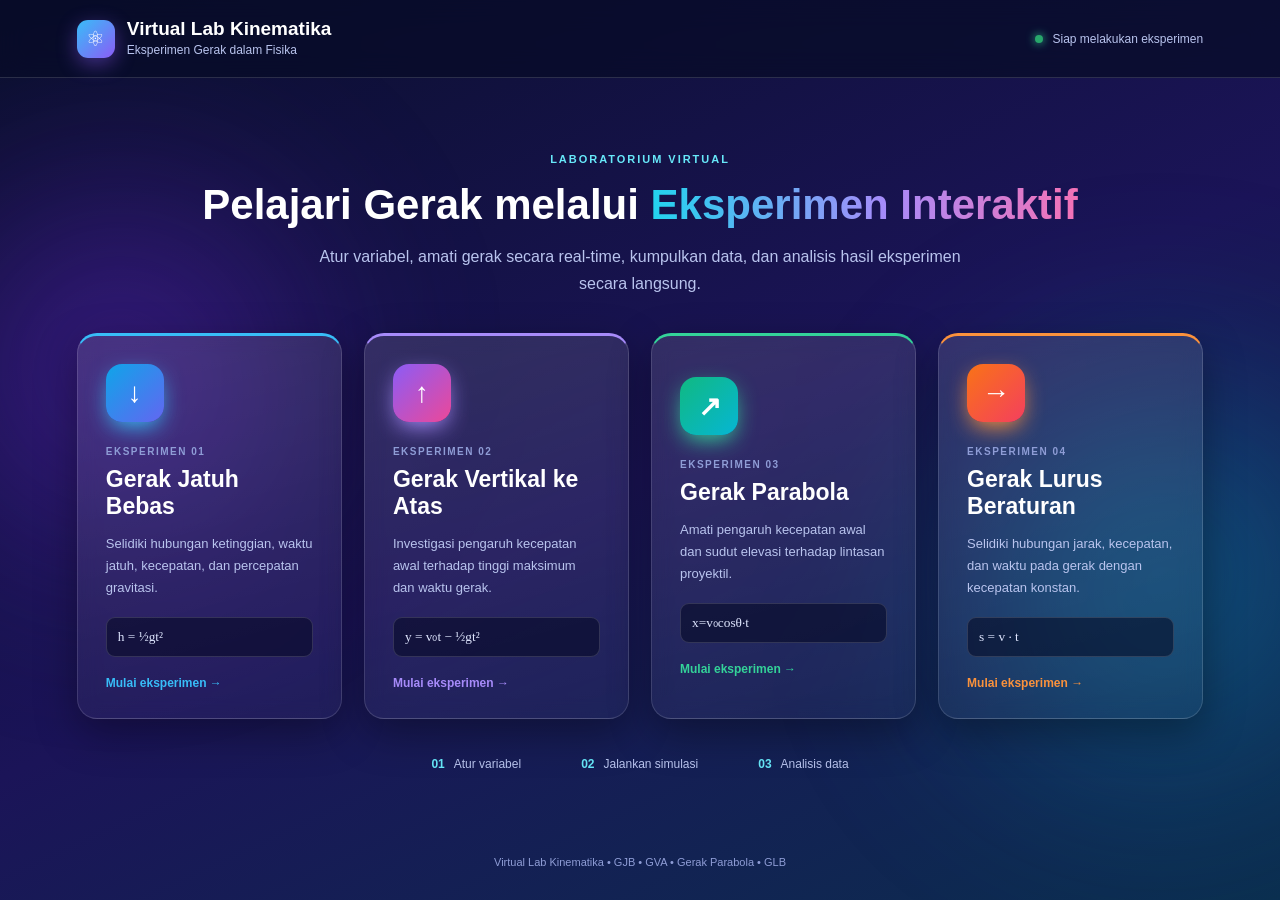
<file: index.html>
<!DOCTYPE html>
<html lang="id">
<head>
<meta charset="UTF-8">
<meta name="viewport" content="width=device-width, initial-scale=1.0">
<title>Virtual Lab Kinematika</title>
<link rel="stylesheet" href="style.css">
<link rel="stylesheet" href="theme.css">
</head>
<body>
<header class="topbar">
  <div class="brand">
    <div class="brand-icon">⚛</div>
    <div><h1>Virtual Lab Kinematika</h1><p>Eksperimen Gerak dalam Fisika</p></div>
  </div>
  <div class="status"><span></span> Siap melakukan eksperimen</div>
</header>

<main>
<section id="home" class="page active">
  <div class="hero">
    <div class="hero-copy">
      <span class="eyebrow">LABORATORIUM VIRTUAL</span>
      <h2>Pelajari Gerak melalui <em>Eksperimen Interaktif</em></h2>
      <p>Atur variabel, amati gerak secara real-time, kumpulkan data, dan analisis hasil eksperimen secara langsung.</p>
    </div>
  </div>

  <div class="experiment-grid">
    <button class="experiment-card gjb" data-page="gjb">
      <div class="card-icon">↓</div>
      <div class="card-label">EKSPERIMEN 01</div>
      <h3>Gerak Jatuh Bebas</h3>
      <p>Selidiki hubungan ketinggian, waktu jatuh, kecepatan, dan percepatan gravitasi.</p>
      <div class="card-formula">h = ½gt²</div>
      <span class="open">Mulai eksperimen →</span>
    </button>

    <button class="experiment-card gva" data-page="gva">
      <div class="card-icon">↑</div>
      <div class="card-label">EKSPERIMEN 02</div>
      <h3>Gerak Vertikal ke Atas</h3>
      <p>Investigasi pengaruh kecepatan awal terhadap tinggi maksimum dan waktu gerak.</p>
      <div class="card-formula">y = v₀t − ½gt²</div>
      <span class="open">Mulai eksperimen →</span>
    </button>

    <button class="experiment-card parabola" data-page="parabola">
      <div class="card-icon">↗</div>
      <div class="card-label">EKSPERIMEN 03</div>
      <h3>Gerak Parabola</h3>
      <p>Amati pengaruh kecepatan awal dan sudut elevasi terhadap lintasan proyektil.</p>
      <div class="card-formula">x=v₀cosθ·t</div>
      <span class="open">Mulai eksperimen →</span>
    </button>

    <button class="experiment-card glb" data-page="glb">
      <div class="card-icon">→</div>
      <div class="card-label">EKSPERIMEN 04</div>
      <h3>Gerak Lurus Beraturan</h3>
      <p>Selidiki hubungan jarak, kecepatan, dan waktu pada gerak dengan kecepatan konstan.</p>
      <div class="card-formula">s = v · t</div>
      <span class="open">Mulai eksperimen →</span>
    </button>
  </div>

  <div class="home-info">
    <div><b>01</b><span>Atur variabel</span></div>
    <div><b>02</b><span>Jalankan simulasi</span></div>
    <div><b>03</b><span>Analisis data</span></div>
  </div>
</section>

<section id="gjb" class="page">
  <div class="section-head"><button class="back" data-page="home">← Kembali</button><div><span>EKSPERIMEN 01</span><h2>Gerak Jatuh Bebas</h2><p>Benda dilepas dari keadaan diam; hambatan udara diabaikan.</p></div><b>h = h₀ − ½gt²</b></div>
  <div class="lab-grid">
    <aside class="panel controls">
      <h3>Variabel eksperimen</h3>
      <label>Ketinggian awal h₀ (m)<input id="gjbH" type="number" min=".2" max="100" step=".1" value="5"></label>
      <label>Percepatan gravitasi g (m/s²)<input id="gjbG" type="number" min=".1" max="20" step=".01" value="9.81"></label>
      <label>Jumlah percobaan<input id="gjbN" type="number" min="1" max="10" value="5"></label>
      <label>Mode waktu<select id="gjbMode"><option value="ideal">Ideal</option><option value="measured">Pengukuran simulatif</option></select></label>
      <div class="actions"><button class="primary" id="gjbStart">▶ Mulai</button><button id="gjbPause">Ⅱ Jeda</button><button id="gjbReset">↻ Reset</button></div>
      <div class="metrics"><div><small>Waktu</small><b id="gjbT">0.00 s</b></div><div><small>Posisi</small><b id="gjbY">5.00 m</b></div><div><small>Kecepatan</small><b id="gjbV">0.00 m/s</b></div><div><small>Percepatan</small><b id="gjbA">9.81 m/s²</b></div></div>
      <div class="result"><p>Waktu teori <b id="gjbTT">1.01 s</b></p><p>Kecepatan akhir <b id="gjbVT">9.90 m/s</b></p></div>
    </aside>
    <div class="panel visual"><div class="visual-title"><b>Visualisasi real-time</b><span id="gjbInfo">Siap dijatuhkan</span></div><canvas id="gjbCanvas"></canvas></div>
  </div>
  <div class="bottom-grid"><div class="panel"><h3>Data percobaan</h3><table id="gjbTable"><thead><tr><th>No</th><th>h₀</th><th>t</th><th>t²</th><th>g hitung</th></tr></thead><tbody></tbody></table><button id="gjbAdd">+ Tambahkan hasil</button></div><div class="panel"><h3>Analisis</h3><div class="analysis"><div><small>Rata-rata g</small><b id="gjbAvg">-</b></div><div><small>Kesalahan relatif</small><b id="gjbErr">-</b></div></div><p id="gjbCon">Belum ada data.</p><button id="gjbGraph">Tampilkan grafik h vs t²</button></div></div>
  <div class="panel chart"><canvas id="gjbChart"></canvas></div>
</section>

<section id="gva" class="page">
  <div class="section-head"><button class="back" data-page="home">← Kembali</button><div><span>EKSPERIMEN 02</span><h2>Gerak Vertikal ke Atas</h2><p>Benda dilempar ke atas dengan kecepatan awal v₀.</p></div><b>y = y₀ + v₀t − ½gt²</b></div>
  <div class="lab-grid">
    <aside class="panel controls">
      <h3>Variabel eksperimen</h3>
      <label>Kecepatan awal v₀ (m/s)<input id="gvaV0" type="number" min=".1" max="100" step=".1" value="15"></label>
      <label>Ketinggian awal y₀ (m)<input id="gvaY0" type="number" min="0" max="100" step=".1" value="0"></label>
      <label>Percepatan gravitasi g (m/s²)<input id="gvaG" type="number" min=".1" max="20" step=".01" value="9.81"></label>
      <div class="actions"><button class="primary" id="gvaStart">↑ Lempar</button><button id="gvaPause">Ⅱ Jeda</button><button id="gvaReset">↻ Reset</button></div>
      <div class="metrics"><div><small>Waktu</small><b id="gvaT">0.00 s</b></div><div><small>Posisi</small><b id="gvaY">0.00 m</b></div><div><small>Kecepatan</small><b id="gvaV">15.00 m/s</b></div><div><small>Percepatan</small><b id="gvaA">−9.81 m/s²</b></div></div>
      <div class="result"><p>Waktu puncak <b id="gvaTP">1.53 s</b></p><p>Tinggi maksimum <b id="gvaYM">11.47 m</b></p><p>Waktu total <b id="gvaTT">3.06 s</b></p></div>
    </aside>
    <div class="panel visual"><div class="visual-title"><b>Visualisasi real-time</b><span id="gvaInfo">Siap dilempar</span></div><canvas id="gvaCanvas"></canvas></div>
  </div>
  <div class="bottom-grid"><div class="panel"><h3>Variasi v₀</h3><table id="gvaTable"><thead><tr><th>No</th><th>v₀</th><th>t puncak</th><th>y maksimum</th><th>t total</th></tr></thead><tbody></tbody></table><button id="gvaAdd">+ Tambahkan hasil</button></div><div class="panel"><h3>Pertanyaan investigasi</h3><ol><li>Bagaimana v₀ memengaruhi tinggi maksimum?</li><li>Bagaimana v₀ memengaruhi waktu puncak?</li><li>Apakah percepatan berubah saat benda naik dan turun?</li><li>Apa yang terjadi pada kecepatan di titik tertinggi?</li></ol></div></div>
</section>

<section id="parabola" class="page">
  <div class="section-head"><button class="back" data-page="home">← Kembali</button><div><span>EKSPERIMEN 03</span><h2>Gerak Parabola</h2><p>Gerak dua dimensi dengan komponen horizontal dan vertikal.</p></div><b>x=v₀cosθ·t</b></div>
  <div class="lab-grid">
    <aside class="panel controls">
      <h3>Variabel eksperimen</h3>
      <label>Kecepatan awal v₀ (m/s)<input id="parV0" type="number" min=".1" max="100" step=".1" value="20"></label>
      <label>Sudut elevasi θ (°)<input id="parAngle" type="number" min="1" max="89" value="45"></label>
      <label>Ketinggian awal y₀ (m)<input id="parY0" type="number" min="0" max="100" step=".1" value="0"></label>
      <label>Percepatan gravitasi g (m/s²)<input id="parG" type="number" min=".1" max="20" step=".01" value="9.81"></label>
      <div class="actions"><button class="primary" id="parStart">↗ Luncurkan</button><button id="parPause">Ⅱ Jeda</button><button id="parReset">↻ Reset</button></div>
      <div class="metrics"><div><small>Waktu</small><b id="parT">0.00 s</b></div><div><small>Posisi x</small><b id="parX">0.00 m</b></div><div><small>Posisi y</small><b id="parY">0.00 m</b></div><div><small>vₓ</small><b id="parVx">14.14 m/s</b></div><div><small>vᵧ</small><b id="parVy">14.14 m/s</b></div><div><small>|v|</small><b id="parSpeed">20.00 m/s</b></div></div>
      <div class="result"><p>Waktu terbang <b id="parFT">2.88 s</b></p><p>Tinggi maksimum <b id="parYM">10.19 m</b></p><p>Jangkauan <b id="parR">40.77 m</b></p></div>
    </aside>
    <div class="panel visual"><div class="visual-title"><b>Visualisasi lintasan real-time</b><span id="parInfo">Siap diluncurkan</span></div><canvas id="parCanvas"></canvas></div>
  </div>
  <div class="bottom-grid"><div class="panel"><h3>Variasi sudut</h3><table id="parTable"><thead><tr><th>No</th><th>θ</th><th>v₀</th><th>t terbang</th><th>y maksimum</th><th>R</th></tr></thead><tbody></tbody></table><button id="parAdd">+ Tambahkan hasil</button></div><div class="panel"><h3>Pertanyaan investigasi</h3><ol><li>Bagaimana sudut memengaruhi jangkauan?</li><li>Apakah 45° selalu menghasilkan jangkauan terbesar?</li><li>Bagaimana v₀ memengaruhi tinggi maksimum dan jangkauan?</li><li>Mengapa vₓ tetap pada model ideal?</li></ol></div></div>
</section>
<section id="glb" class="page">
  <div class="section-head"><button class="back" data-page="home">← Kembali</button><div><span>EKSPERIMEN 04</span><h2>Gerak Lurus Beraturan</h2><p>Gerak pada lintasan lurus dengan kecepatan tetap (percepatan nol).</p></div><b>v = s / t</b></div>
  <div class="glb-frame-wrap"><iframe id="glbFrame" class="glb-frame" data-src="glb/index.html" title="Gerak Lurus Beraturan (PHYSLAB)" loading="lazy"></iframe></div>
</section>
</main>
<footer>Virtual Lab Kinematika • GJB • GVA • Gerak Parabola • GLB</footer>
<script src="script.js"></script>
<script src="glb-embed.js"></script>
</body>
</html>
</file>
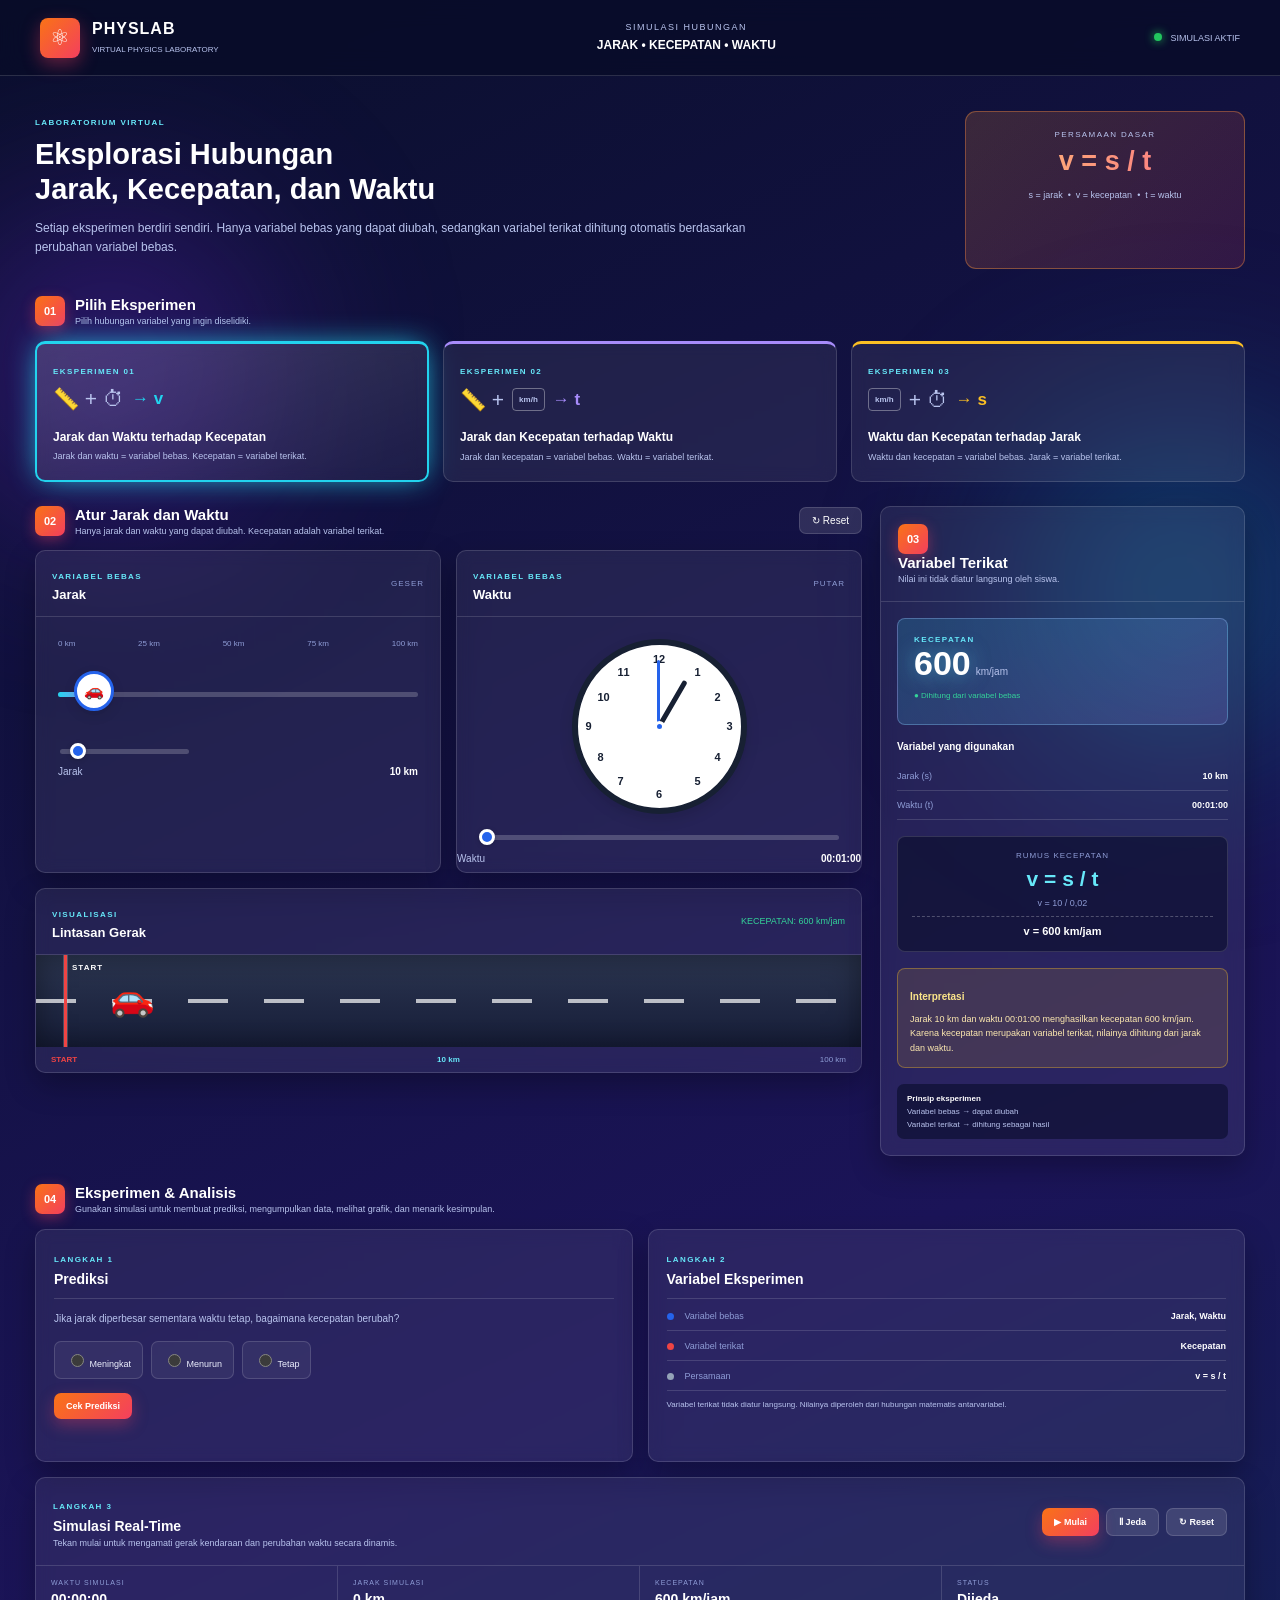
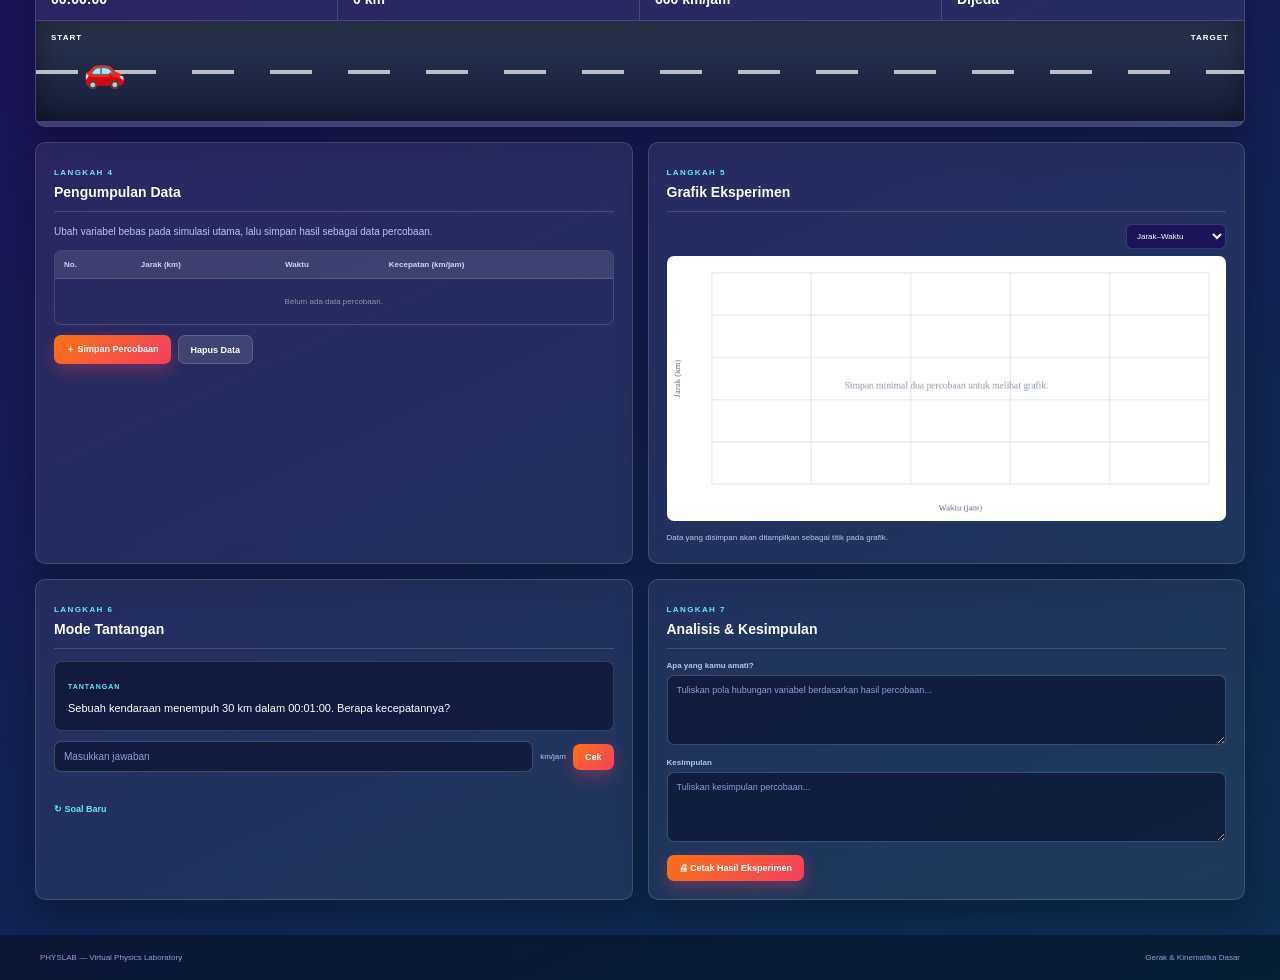
<file: virtual-lab (1)/virtual-lab/glb/index.html>
<!DOCTYPE html>
<html lang="id">
<head>
<meta charset="UTF-8">
<meta name="viewport" content="width=device-width, initial-scale=1.0">
<title>PHYSLAB — Eksperimen Variabel</title>
<link rel="stylesheet" href="style.css">
<link rel="stylesheet" href="theme.css">
</head>
<body>
<header>
  <div class="brand"><div class="logo">⚛</div><div><b>PHYSLAB</b><small>VIRTUAL PHYSICS LABORATORY</small></div></div>
  <div class="header-center">SIMULASI HUBUNGAN <strong>JARAK • KECEPATAN • WAKTU</strong></div>
  <div class="active"><i></i> SIMULASI AKTIF</div>
</header>

<main>
<section class="intro">
  <div><label>LABORATORIUM VIRTUAL</label><h1>Eksplorasi Hubungan<br>Jarak, Kecepatan, dan Waktu</h1>
  <p>Setiap eksperimen berdiri sendiri. Hanya variabel bebas yang dapat diubah, sedangkan variabel terikat dihitung otomatis berdasarkan perubahan variabel bebas.</p></div>
  <div class="basic-formula"><small>PERSAMAAN DASAR</small><strong>v = s / t</strong><span>s = jarak &nbsp;•&nbsp; v = kecepatan &nbsp;•&nbsp; t = waktu</span></div>
</section>

<section>
<div class="section-head"><b>01</b><div><h2>Pilih Eksperimen</h2><p>Pilih hubungan variabel yang ingin diselidiki.</p></div></div>
<div class="choices">
<button class="choice selected" data-mode="v"><span>EKSPERIMEN 01</span><div class="icons">📏 + ⏱ <b>→ v</b></div><h3>Jarak dan Waktu terhadap Kecepatan</h3><p>Jarak dan waktu = variabel bebas. Kecepatan = variabel terikat.</p></button>
<button class="choice" data-mode="t"><span>EKSPERIMEN 02</span><div class="icons">📏 + <em>km/h</em> <b>→ t</b></div><h3>Jarak dan Kecepatan terhadap Waktu</h3><p>Jarak dan kecepatan = variabel bebas. Waktu = variabel terikat.</p></button>
<button class="choice" data-mode="s"><span>EKSPERIMEN 03</span><div class="icons"><em>km/h</em> + ⏱ <b>→ s</b></div><h3>Waktu dan Kecepatan terhadap Jarak</h3><p>Waktu dan kecepatan = variabel bebas. Jarak = variabel terikat.</p></button>
</div>
</section>

<section class="lab">
<div class="left">
<div class="lab-head"><div class="section-head"><b>02</b><div><h2 id="title">Atur Variabel Bebas</h2><p id="instruction"></p></div></div><button id="reset">↻ Reset</button></div>

<div class="variables">
<article id="distanceCard" class="instrument">
  <div class="head"><div><small>VARIABEL BEBAS</small><h3>Jarak</h3></div><em>GESER</em></div>
  <div class="distance-area">
    <div class="scale"><span>0 km</span><span>25 km</span><span>50 km</span><span>75 km</span><span>100 km</span></div>
    <div class="track" id="track"><div class="track-bg"></div><div class="fill" id="fill"></div><div class="handle" id="handle">🚗</div></div>
    <input id="distance" type="range" min="1" max="100" value="50">
    <div class="value"><span>Jarak</span><strong><b id="distanceVal">10</b> km</strong></div>
  </div>
</article>

<article id="speedCard" class="instrument">
  <div class="head"><div><small>VARIABEL BEBAS</small><h3>Kecepatan</h3></div><em>PUTAR</em></div>
  <div class="speed" id="speedometer"><div class="ticks"></div><div class="needle" id="needle"></div><div class="hub"></div><div class="speed-number"><b id="speedVal">60</b><small>km/jam</small></div><div class="arc">0 &nbsp;&nbsp;&nbsp; 60 &nbsp;&nbsp;&nbsp; 120</div></div>
  <input id="speedRange" type="range" min="1" max="120" value="60">
  <div class="value"><span>Kecepatan</span><strong><b id="speedDisplay">60</b> km/jam</strong></div>
</article>

<article id="timeCard" class="instrument">
  <div class="head"><div><small>VARIABEL BEBAS</small><h3>Waktu</h3></div><em>PUTAR</em></div>
  <div class="clock" id="clock">
    <span class="n n12">12</span><span class="n n1">1</span><span class="n n2">2</span><span class="n n3">3</span><span class="n n4">4</span><span class="n n5">5</span><span class="n n6">6</span><span class="n n7">7</span><span class="n n8">8</span><span class="n n9">9</span><span class="n n10">10</span><span class="n n11">11</span>
    <i class="hour" id="hour"></i><i class="minute" id="minute"></i><i class="center"></i>
  </div>
  <input id="time" type="range" min="1" max="43200" value="60">
  <div class="value"><span>Waktu</span><strong id="timeDisplay">01:00</strong></div>
</article>
</div>

<div class="visual">
<div class="head"><div><small>VISUALISASI</small><h3>Lintasan Gerak</h3></div><span id="status">Output otomatis</span></div>
<div class="road"><div class="start-line"></div><div class="roadline"></div><div id="car">🚗</div></div>
<div class="road-label"><span>START</span><strong id="roadDistance">10 km</strong><span>100 km</span></div>
</div>
</div>

<aside class="result">
<div class="result-head"><b>03</b><div><h2>Variabel Terikat</h2><p>Nilai ini tidak diatur langsung oleh siswa.</p></div></div>
<div class="answer"><small id="answerName">KECEPATAN</small><strong id="answer">60</strong><span id="unit">km/jam</span><p>● Dihitung dari variabel bebas</p></div>
<div class="data"><h3>Variabel yang digunakan</h3><div><span id="labelA">Jarak (s)</span><strong id="dataA">50 m</strong></div><div><span id="labelB">Waktu (t)</span><strong id="dataB">01:00</strong></div></div>
<div class="formula"><small id="formulaName">RUMUS KECEPATAN</small><strong id="formula">v = s / t</strong><span id="substitution">v = 0,05 / 1</span><b id="resultFormula">v = 0,05 km/jam</b></div>
<div class="interpret"><h3>Interpretasi</h3><p id="interpretation"></p></div>
<div class="legend"><b>Prinsip eksperimen</b><span>Variabel bebas → dapat diubah</span><span>Variabel terikat → dihitung sebagai hasil</span></div>
</aside>
</section>

<section class="learning-suite">
  <div class="suite-title"><div class="section-head"><b>04</b><div><h2>Eksperimen & Analisis</h2><p>Gunakan simulasi untuk membuat prediksi, mengumpulkan data, melihat grafik, dan menarik kesimpulan.</p></div></div></div>
  <div class="learning-grid">
    <article class="learning-card prediction-card"><div class="card-title"><span>LANGKAH 1</span><h3>Prediksi</h3></div><p id="predictionPrompt"></p><div class="prediction-options"><label><input type="radio" name="prediction" value="meningkat"> Meningkat</label><label><input type="radio" name="prediction" value="menurun"> Menurun</label><label><input type="radio" name="prediction" value="tetap"> Tetap</label></div><button class="primary-btn" id="checkPrediction">Cek Prediksi</button><div class="feedback" id="predictionFeedback"></div></article>
    <article class="learning-card objective-card"><div class="card-title"><span>LANGKAH 2</span><h3>Variabel Eksperimen</h3></div><div class="variable-list"><div><i class="blue-dot"></i><span>Variabel bebas</span><strong id="freeVars"></strong></div><div><i class="red-dot"></i><span>Variabel terikat</span><strong id="dependentVar"></strong></div><div><i class="gray-dot"></i><span>Persamaan</span><strong id="objectiveFormula"></strong></div></div><p class="small-note">Variabel terikat tidak diatur langsung. Nilainya diperoleh dari hubungan matematis antarvariabel.</p></article>
  </div>
  <article class="simulation-card"><div class="simulation-top"><div><span class="eyebrow">LANGKAH 3</span><h3>Simulasi Real-Time</h3><p>Tekan mulai untuk mengamati gerak kendaraan dan perubahan waktu secara dinamis.</p></div><div class="sim-buttons"><button class="primary-btn" id="startSim">▶ Mulai</button><button class="secondary-btn" id="pauseSim">Ⅱ Jeda</button><button class="secondary-btn" id="resetSim">↻ Reset</button></div></div><div class="sim-dashboard"><div><small>WAKTU SIMULASI</small><strong id="simTime">00:00:00</strong></div><div><small>JARAK SIMULASI</small><strong id="simDistance">0 km</strong></div><div><small>KECEPATAN</small><strong id="simSpeed">0 km/jam</strong></div><div><small>STATUS</small><strong id="simStatus">Siap</strong></div></div><div class="mini-road"><div class="mini-start">START</div><div class="mini-roadline"></div><div class="sim-car" id="simCar">🚗</div><div class="mini-end">TARGET</div></div><div class="progress-wrap"><div id="simProgress"></div></div></article>
  <div class="analysis-grid"><article class="learning-card data-card"><div class="card-title"><span>LANGKAH 4</span><h3>Pengumpulan Data</h3></div><p>Ubah variabel bebas pada simulasi utama, lalu simpan hasil sebagai data percobaan.</p><div class="table-wrap"><table id="dataTable"><thead><tr><th>No.</th><th>Jarak (km)</th><th>Waktu</th><th>Kecepatan (km/jam)</th></tr></thead><tbody></tbody></table></div><div class="table-actions"><button class="primary-btn" id="addTrial">＋ Simpan Percobaan</button><button class="secondary-btn" id="clearTrials">Hapus Data</button></div></article>
    <article class="learning-card chart-card"><div class="card-title"><span>LANGKAH 5</span><h3>Grafik Eksperimen</h3></div><div class="chart-controls"><select id="chartType"><option value="st">Jarak–Waktu</option><option value="vt">Kecepatan–Waktu</option><option value="sv">Jarak–Kecepatan</option></select></div><canvas id="chart" width="700" height="330"></canvas><p id="chartCaption" class="chart-caption">Simpan minimal dua percobaan untuk melihat pola data.</p></article></div>
  <div class="analysis-grid lower"><article class="learning-card challenge-card"><div class="card-title"><span>LANGKAH 6</span><h3>Mode Tantangan</h3></div><div class="challenge-box"><small>TANTANGAN</small><p id="challengeQuestion"></p></div><div class="challenge-input"><input id="challengeAnswer" type="number" step="any" placeholder="Masukkan jawaban"><span id="challengeUnit">km/jam</span><button class="primary-btn" id="checkChallenge">Cek</button></div><div class="feedback" id="challengeFeedback"></div><button class="text-btn" id="newChallenge">↻ Soal Baru</button></article>
    <article class="learning-card conclusion-card"><div class="card-title"><span>LANGKAH 7</span><h3>Analisis & Kesimpulan</h3></div><label>Apa yang kamu amati?</label><textarea id="analysisText" placeholder="Tuliskan pola hubungan variabel berdasarkan hasil percobaan..."></textarea><label>Kesimpulan</label><textarea id="conclusionText" placeholder="Tuliskan kesimpulan percobaan..."></textarea><button class="primary-btn" id="printResult">🖨 Cetak Hasil Eksperimen</button></article></div>
</section>

</main>
<footer><span>PHYSLAB — Virtual Physics Laboratory</span><span>Gerak & Kinematika Dasar</span></footer>
<script src="script.js"></script>
<script src="embed-bridge.js"></script>
</body>
</html>
</file>
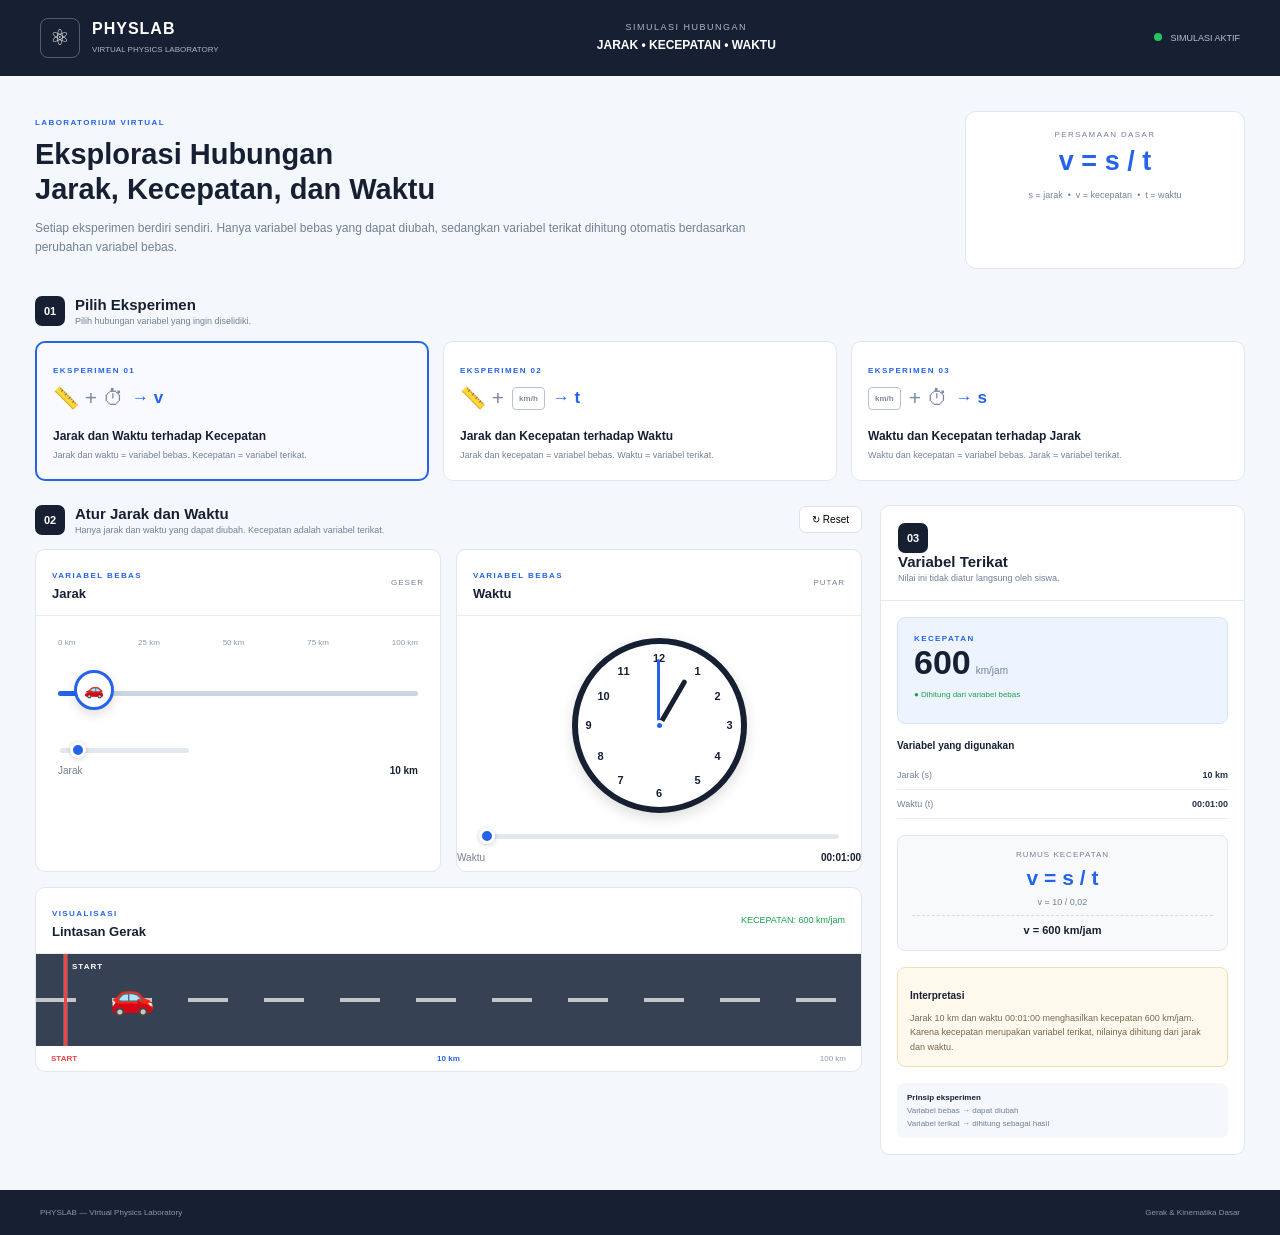
<file: virtual-lab (1)/virtual-lab/glb/index_base.html>
<!DOCTYPE html>
<html lang="id">
<head>
<meta charset="UTF-8">
<meta name="viewport" content="width=device-width, initial-scale=1.0">
<title>PHYSLAB — Eksperimen Variabel</title>
<link rel="stylesheet" href="style.css">
</head>
<body>
<header>
  <div class="brand"><div class="logo">⚛</div><div><b>PHYSLAB</b><small>VIRTUAL PHYSICS LABORATORY</small></div></div>
  <div class="header-center">SIMULASI HUBUNGAN <strong>JARAK • KECEPATAN • WAKTU</strong></div>
  <div class="active"><i></i> SIMULASI AKTIF</div>
</header>

<main>
<section class="intro">
  <div><label>LABORATORIUM VIRTUAL</label><h1>Eksplorasi Hubungan<br>Jarak, Kecepatan, dan Waktu</h1>
  <p>Setiap eksperimen berdiri sendiri. Hanya variabel bebas yang dapat diubah, sedangkan variabel terikat dihitung otomatis berdasarkan perubahan variabel bebas.</p></div>
  <div class="basic-formula"><small>PERSAMAAN DASAR</small><strong>v = s / t</strong><span>s = jarak &nbsp;•&nbsp; v = kecepatan &nbsp;•&nbsp; t = waktu</span></div>
</section>

<section>
<div class="section-head"><b>01</b><div><h2>Pilih Eksperimen</h2><p>Pilih hubungan variabel yang ingin diselidiki.</p></div></div>
<div class="choices">
<button class="choice selected" data-mode="v"><span>EKSPERIMEN 01</span><div class="icons">📏 + ⏱ <b>→ v</b></div><h3>Jarak dan Waktu terhadap Kecepatan</h3><p>Jarak dan waktu = variabel bebas. Kecepatan = variabel terikat.</p></button>
<button class="choice" data-mode="t"><span>EKSPERIMEN 02</span><div class="icons">📏 + <em>km/h</em> <b>→ t</b></div><h3>Jarak dan Kecepatan terhadap Waktu</h3><p>Jarak dan kecepatan = variabel bebas. Waktu = variabel terikat.</p></button>
<button class="choice" data-mode="s"><span>EKSPERIMEN 03</span><div class="icons"><em>km/h</em> + ⏱ <b>→ s</b></div><h3>Waktu dan Kecepatan terhadap Jarak</h3><p>Waktu dan kecepatan = variabel bebas. Jarak = variabel terikat.</p></button>
</div>
</section>

<section class="lab">
<div class="left">
<div class="lab-head"><div class="section-head"><b>02</b><div><h2 id="title">Atur Variabel Bebas</h2><p id="instruction"></p></div></div><button id="reset">↻ Reset</button></div>

<div class="variables">
<article id="distanceCard" class="instrument">
  <div class="head"><div><small>VARIABEL BEBAS</small><h3>Jarak</h3></div><em>GESER</em></div>
  <div class="distance-area">
    <div class="scale"><span>0 km</span><span>25 km</span><span>50 km</span><span>75 km</span><span>100 km</span></div>
    <div class="track" id="track"><div class="track-bg"></div><div class="fill" id="fill"></div><div class="handle" id="handle">🚗</div></div>
    <input id="distance" type="range" min="1" max="100" value="50">
    <div class="value"><span>Jarak</span><strong><b id="distanceVal">10</b> km</strong></div>
  </div>
</article>

<article id="speedCard" class="instrument">
  <div class="head"><div><small>VARIABEL BEBAS</small><h3>Kecepatan</h3></div><em>PUTAR</em></div>
  <div class="speed" id="speedometer"><div class="ticks"></div><div class="needle" id="needle"></div><div class="hub"></div><div class="speed-number"><b id="speedVal">60</b><small>km/jam</small></div><div class="arc">0 &nbsp;&nbsp;&nbsp; 60 &nbsp;&nbsp;&nbsp; 120</div></div>
  <input id="speedRange" type="range" min="1" max="120" value="60">
  <div class="value"><span>Kecepatan</span><strong><b id="speedDisplay">60</b> km/jam</strong></div>
</article>

<article id="timeCard" class="instrument">
  <div class="head"><div><small>VARIABEL BEBAS</small><h3>Waktu</h3></div><em>PUTAR</em></div>
  <div class="clock" id="clock">
    <span class="n n12">12</span><span class="n n1">1</span><span class="n n2">2</span><span class="n n3">3</span><span class="n n4">4</span><span class="n n5">5</span><span class="n n6">6</span><span class="n n7">7</span><span class="n n8">8</span><span class="n n9">9</span><span class="n n10">10</span><span class="n n11">11</span>
    <i class="hour" id="hour"></i><i class="minute" id="minute"></i><i class="center"></i>
  </div>
  <input id="time" type="range" min="1" max="43200" value="60">
  <div class="value"><span>Waktu</span><strong id="timeDisplay">01:00</strong></div>
</article>
</div>

<div class="visual">
<div class="head"><div><small>VISUALISASI</small><h3>Lintasan Gerak</h3></div><span id="status">Output otomatis</span></div>
<div class="road"><div class="start-line"></div><div class="roadline"></div><div id="car">🚗</div></div>
<div class="road-label"><span>START</span><strong id="roadDistance">10 km</strong><span>100 km</span></div>
</div>
</div>

<aside class="result">
<div class="result-head"><b>03</b><div><h2>Variabel Terikat</h2><p>Nilai ini tidak diatur langsung oleh siswa.</p></div></div>
<div class="answer"><small id="answerName">KECEPATAN</small><strong id="answer">60</strong><span id="unit">km/jam</span><p>● Dihitung dari variabel bebas</p></div>
<div class="data"><h3>Variabel yang digunakan</h3><div><span id="labelA">Jarak (s)</span><strong id="dataA">50 m</strong></div><div><span id="labelB">Waktu (t)</span><strong id="dataB">01:00</strong></div></div>
<div class="formula"><small id="formulaName">RUMUS KECEPATAN</small><strong id="formula">v = s / t</strong><span id="substitution">v = 0,05 / 1</span><b id="resultFormula">v = 0,05 km/jam</b></div>
<div class="interpret"><h3>Interpretasi</h3><p id="interpretation"></p></div>
<div class="legend"><b>Prinsip eksperimen</b><span>Variabel bebas → dapat diubah</span><span>Variabel terikat → dihitung sebagai hasil</span></div>
</aside>
</section>
</main>
<footer><span>PHYSLAB — Virtual Physics Laboratory</span><span>Gerak & Kinematika Dasar</span></footer>
<script src="script.js"></script>
</body>
</html>
</file>
<file: style.css>
*{box-sizing:border-box}body{margin:0;background:#f5f7fb;color:#172033;font-family:Inter,Segoe UI,Arial,sans-serif}.topbar{height:78px;background:#fff;border-bottom:1px solid #e7eaf0;padding:0 6%;display:flex;justify-content:space-between;align-items:center}.brand{display:flex;align-items:center;gap:12px}.brand h1{font-size:19px;margin:0}.brand p{font-size:12px;color:#778096;margin:3px 0}.brand-icon{width:38px;height:38px;border-radius:11px;background:#eaf0ff;color:#285ecb;display:grid;place-items:center;font-size:21px}.status{font-size:12px;color:#657087}.status span{display:inline-block;width:8px;height:8px;border-radius:50%;background:#28a76b;margin-right:6px}.page{display:none;max-width:1400px;margin:auto;padding:46px 6% 60px}.page.active{display:block}.hero{text-align:center;padding:25px 0 35px}.eyebrow{font-size:11px;letter-spacing:.18em;font-weight:800;color:#3262c8}.hero h2{font-size:42px;line-height:1.15;margin:14px 0}.hero h2 em{font-style:normal;color:#3262c8}.hero p{max-width:690px;margin:auto;color:#6b7487;line-height:1.7}.experiment-grid{display:grid;grid-template-columns:repeat(3,1fr);gap:22px}.experiment-card{border:1px solid #e3e7ee;border-radius:20px;background:#fff;text-align:left;padding:28px;min-height:330px;cursor:pointer;box-shadow:0 10px 30px rgba(25,39,70,.05);transition:.2s}.experiment-card:hover{transform:translateY(-5px);box-shadow:0 18px 38px rgba(25,39,70,.1)}.card-icon{width:58px;height:58px;border-radius:16px;display:grid;place-items:center;font-size:28px;font-weight:800;margin-bottom:24px}.gjb .card-icon{background:#eaf1ff;color:#2d63cf}.gva .card-icon{background:#f0eaff;color:#7950c8}.parabola .card-icon{background:#eaf7f1;color:#23845b}.card-label{font-size:10px;letter-spacing:.15em;font-weight:800;color:#8992a3}.experiment-card h3{font-size:23px;margin:9px 0}.experiment-card p{font-size:13px;color:#697389;line-height:1.7;min-height:65px}.card-formula{font-family:Georgia,serif;background:#f7f8fb;border-radius:9px;padding:11px;margin:18px 0;color:#3e4960}.open{font-size:12px;font-weight:800;color:#3262c8}.home-info{display:flex;justify-content:center;gap:60px;margin-top:38px;color:#697389;font-size:12px}.home-info div{display:flex;gap:9px;align-items:center}.home-info b{color:#3262c8}.section-head{display:grid;grid-template-columns:110px 1fr auto;gap:22px;align-items:center;margin-bottom:25px}.section-head>div>span{font-size:10px;letter-spacing:.15em;color:#3262c8;font-weight:800}.section-head h2{margin:7px 0;font-size:30px}.section-head p{margin:0;color:#6c768a;font-size:13px}.section-head>b{font-family:Georgia,serif;background:#fff;border:1px solid #e4e8ef;border-radius:10px;padding:13px 17px;font-weight:400}.back{border:0;background:#fff;border:1px solid #dfe4ec;border-radius:9px;padding:10px;cursor:pointer}.lab-grid{display:grid;grid-template-columns:330px 1fr;gap:18px}.panel{background:#fff;border:1px solid #e4e8ef;border-radius:16px;padding:20px;box-shadow:0 8px 28px rgba(25,39,70,.04)}.controls h3,.panel h3{margin-top:0}.controls label{display:block;font-size:12px;font-weight:700;color:#59647a;margin:14px 0}.controls input,.controls select{width:100%;margin-top:6px;padding:10px;border:1px solid #d9dee8;border-radius:8px;background:#fff}.actions{display:flex;gap:7px;margin:18px 0;flex-wrap:wrap}.actions button,.panel>button{border:1px solid #d9dee8;background:#fff;border-radius:8px;padding:9px 12px;font-weight:700;cursor:pointer}.actions .primary{background:#285fcf;color:#fff;border-color:#285fcf}.metrics{display:grid;grid-template-columns:1fr 1fr;gap:7px;margin-top:18px}.metrics div,.analysis div{background:#f7f9fc;border-radius:9px;padding:10px}.metrics small,.analysis small{display:block;color:#7a8496;font-size:10px;margin-bottom:4px}.metrics b{font-size:13px}.result{background:#eef4ff;border-radius:10px;padding:11px;margin-top:12px;font-size:12px;color:#4e5b71}.result p{margin:5px 0}.visual{padding:12px}.visual-title{display:flex;justify-content:space-between;padding:4px 4px 11px;font-size:12px;color:#59647a}.visual-title span{font-size:11px}canvas{display:block;width:100%;height:auto;background:#fafcff;border:1px solid #edf0f5;border-radius:10px}.bottom-grid{display:grid;grid-template-columns:1fr 1fr;gap:18px;margin-top:18px}.bottom-grid table{width:100%;border-collapse:collapse;font-size:12px;margin-bottom:13px}.bottom-grid th,.bottom-grid td{padding:9px;border-bottom:1px solid #edf0f4;text-align:left}.bottom-grid th{background:#f7f9fc;color:#5d687c}.bottom-grid ol{font-size:13px;color:#626d80;line-height:1.9}.analysis{display:grid;grid-template-columns:1fr 1fr;gap:8px;margin-bottom:12px}.chart{margin-top:18px}.chart canvas{height:350px}footer{text-align:center;padding:25px;color:#8790a1;font-size:11px}@media(max-width:900px){.experiment-grid,.lab-grid,.bottom-grid{grid-template-columns:1fr}.section-head{grid-template-columns:1fr}.hero h2{font-size:32px}.topbar{padding:0 4%}.status{display:none}.page{padding-left:4%;padding-right:4%}}
/* ===== Tambahan: Eksperimen 04 — Gerak Lurus Beraturan (GLB) ===== */
.experiment-grid{grid-template-columns:repeat(4,1fr)}
.glb .card-icon{background:#fff1e6;color:#d9701f}
.glb-frame-wrap{background:#fff;border:1px solid #e4e8ef;border-radius:16px;overflow:hidden;box-shadow:0 8px 28px rgba(25,39,70,.04)}
.glb-frame{display:block;width:100%;height:1800px;border:0;background:#f4f7fb}
@media(max-width:1200px){.experiment-grid{grid-template-columns:repeat(2,1fr)}}
@media(max-width:900px){.experiment-grid{grid-template-columns:1fr}}
</file>
<file: theme.css>
/* ===== TEMA VISUAL "COSMIC LAB" — hanya mengubah tampilan, bukan logika ===== */
:root{
  --bg1:#0a0f2c;--bg2:#1b1458;--bg3:#0b2e4f;
  --glass:rgba(255,255,255,.07);--glass2:rgba(255,255,255,.12);--line:rgba(255,255,255,.14);
  --ink:#eef1ff;--ink2:#b9c4ee;--ink3:#8f9dd6;--dark:rgba(6,10,38,.55);
  --c-gjb:#38bdf8;--c-gva:#a78bfa;--c-par:#34d399;--c-glb:#fb923c;
}
html{color-scheme:dark;background:#0a0f2c}
body{color:var(--ink);background:linear-gradient(155deg,var(--bg1) 0%,var(--bg2) 52%,var(--bg3) 100%);position:relative;min-height:100vh}
body::before,body::after{content:"";position:fixed;z-index:0;border-radius:50%;filter:blur(90px);pointer-events:none;opacity:.55}
body::before{width:520px;height:520px;left:-140px;top:12%;background:radial-gradient(circle,#6d28d9,transparent 70%);animation:drift1 22s ease-in-out infinite alternate}
body::after{width:560px;height:560px;right:-160px;bottom:5%;background:radial-gradient(circle,#0891b2,transparent 70%);animation:drift2 26s ease-in-out infinite alternate}
@keyframes drift1{to{transform:translate(120px,80px)}}
@keyframes drift2{to{transform:translate(-140px,-60px)}}
@media(prefers-reduced-motion:reduce){body::before,body::after{animation:none}}
.topbar,main,footer{position:relative;z-index:1}

.topbar{background:rgba(8,12,40,.72);backdrop-filter:blur(14px);border-bottom:1px solid var(--line)}
.brand h1{color:#fff}.brand p{color:var(--ink2)}
.brand-icon{background:linear-gradient(135deg,#38bdf8,#8b5cf6);color:#fff;box-shadow:0 6px 20px rgba(139,92,246,.45)}
.status{color:var(--ink2)}.status span{box-shadow:0 0 10px #34d399}

.hero h2{color:#fff}
.hero h2 em{background:linear-gradient(90deg,#22d3ee,#a78bfa 55%,#f472b6);-webkit-background-clip:text;background-clip:text;color:transparent}
.hero p{color:var(--ink2)}.eyebrow{color:#67e8f9}

.experiment-card{color:#fff;background:linear-gradient(165deg,rgba(255,255,255,.12),rgba(255,255,255,.03));border:1px solid var(--line);border-top:3px solid var(--acc,#38bdf8);backdrop-filter:blur(10px);box-shadow:0 14px 40px rgba(0,0,0,.35)}
.experiment-card:hover{box-shadow:0 22px 50px rgba(0,0,0,.5),0 0 34px -6px var(--acc);border-color:var(--acc)}
.experiment-card.gjb{--acc:var(--c-gjb)}.experiment-card.gva{--acc:var(--c-gva)}.experiment-card.parabola{--acc:var(--c-par)}.experiment-card.glb{--acc:var(--c-glb)}
.gjb .card-icon,.gva .card-icon,.parabola .card-icon,.glb .card-icon{color:#fff;box-shadow:0 8px 22px -4px var(--acc)}
.gjb .card-icon{background:linear-gradient(135deg,#0ea5e9,#6366f1)}
.gva .card-icon{background:linear-gradient(135deg,#8b5cf6,#ec4899)}
.parabola .card-icon{background:linear-gradient(135deg,#10b981,#06b6d4)}
.glb .card-icon{background:linear-gradient(135deg,#f97316,#f43f5e)}
.card-label{color:var(--ink3)}.experiment-card h3{color:#fff}.experiment-card p{color:var(--ink2)}
.card-formula{background:rgba(5,8,34,.55);color:#e0e7ff;border:1px solid var(--line)}
.open{color:var(--acc)}
.home-info{color:var(--ink2)}.home-info b{color:#67e8f9}

.section-head>div>span{color:#67e8f9}.section-head h2{color:#fff}.section-head p{color:var(--ink2)}
.section-head>b{background:var(--glass2);border-color:var(--line);color:#e0e7ff}
.back{background:var(--glass2);border:1px solid var(--line);color:#fff}.back:hover{background:rgba(255,255,255,.2)}

.panel{background:var(--glass);border:1px solid var(--line);color:var(--ink);backdrop-filter:blur(10px);box-shadow:0 12px 34px rgba(0,0,0,.3)}
#gjb .panel{border-top:3px solid var(--c-gjb)}#gva .panel{border-top:3px solid var(--c-gva)}#parabola .panel{border-top:3px solid var(--c-par)}
.controls h3,.panel h3{color:#fff}
.controls label{color:var(--ink2)}
.controls input,.controls select{background:var(--dark);border:1px solid rgba(255,255,255,.2);color:#fff;outline:none}
.controls input:focus,.controls select:focus{border-color:#67e8f9;box-shadow:0 0 0 3px rgba(103,232,249,.2)}
.controls select option{background:#1b1458;color:#fff}
.actions button,.panel>button{background:var(--glass2);border:1px solid var(--line);color:#fff;transition:.15s}
.actions button:hover,.panel>button:hover{background:rgba(255,255,255,.22);transform:translateY(-1px)}
.actions .primary{border:0;color:#fff;background:linear-gradient(135deg,#0ea5e9,#6366f1);box-shadow:0 6px 18px rgba(99,102,241,.45)}
#gva .actions .primary{background:linear-gradient(135deg,#8b5cf6,#ec4899);box-shadow:0 6px 18px rgba(236,72,153,.4)}
#parabola .actions .primary{background:linear-gradient(135deg,#10b981,#06b6d4);box-shadow:0 6px 18px rgba(6,182,212,.4)}
.metrics div,.analysis div{background:var(--dark);border:1px solid rgba(255,255,255,.08)}
.metrics small,.analysis small{color:var(--ink3)}.metrics b,.analysis b{color:#67e8f9}
.result{background:linear-gradient(135deg,rgba(56,189,248,.16),rgba(139,92,246,.16));border:1px solid rgba(147,197,253,.3);color:var(--ink2)}
.result b{color:#fde68a}
.visual{background:var(--glass)}.visual-title{color:var(--ink2)}.visual-title b{color:#fff}
canvas{border:1px solid rgba(255,255,255,.2);box-shadow:inset 0 0 40px rgba(14,30,80,.12)}
#gjbCanvas{background:linear-gradient(180deg,#7cc8ff 0%,#c9e9ff 45%,#f2faff 100%)}
#gvaCanvas{background:linear-gradient(180deg,#c7b2ff 0%,#f0c7e8 48%,#fff4fb 100%)}
#parCanvas{background:linear-gradient(180deg,#8ee3d2 0%,#d3f5e9 48%,#f6fffb 100%)}
.chart canvas{background:#f7faff}
.bottom-grid th{background:rgba(255,255,255,.1);color:#cbd5ff}
.bottom-grid th,.bottom-grid td{border-bottom:1px solid rgba(255,255,255,.1)}
.bottom-grid td{color:var(--ink)}
.bottom-grid ol{color:var(--ink2)}
footer{color:var(--ink3)}
.glb-frame-wrap{background:transparent;border:1px solid var(--line);box-shadow:0 14px 40px rgba(0,0,0,.35)}
.glb-frame{background:transparent}
</file>
<file: virtual-lab (1)/virtual-lab/glb/style.css>
*{box-sizing:border-box}body{margin:0;background:#f4f7fb;color:#263247;font-family:Segoe UI,Arial,sans-serif}button,input{font:inherit}header{height:76px;background:#172033;color:white;display:flex;align-items:center;justify-content:space-between;padding:0 40px}.brand{display:flex;gap:12px;align-items:center}.logo{width:40px;height:40px;border:1px solid #ffffff44;border-radius:8px;display:grid;place-items:center;font-size:22px}.brand b{display:block;letter-spacing:1px}.brand small{font-size:8px;color:#aab6c9}.header-center{text-align:center;font-size:9px;letter-spacing:1.5px;color:#aab6c9;line-height:1.8}.header-center strong{display:block;color:white;font-size:12px;letter-spacing:0}.active{font-size:9px;color:#b7c2d3}.active i{display:inline-block;width:8px;height:8px;border-radius:50%;background:#22c55e;margin-right:6px}main{max-width:1440px;margin:auto;padding:35px}.intro{display:flex;justify-content:space-between;gap:30px;padding-bottom:27px}.intro label,.head small,.choice>span{font-size:8px;font-weight:800;letter-spacing:1.4px;color:#2563eb}.intro h1{font-size:29px;color:#172033;line-height:1.2;margin:8px 0}.intro p{font-size:12px;line-height:1.6;color:#738095;max-width:720px}.basic-formula{background:#fff;border:1px solid #e1e7ef;border-radius:11px;min-width:280px;padding:18px;text-align:center}.basic-formula small{display:block;color:#738095;font-size:8px;letter-spacing:1.4px}.basic-formula strong{display:block;color:#2563eb;font-size:27px;margin:7px}.basic-formula span{font-size:9px;color:#738095}.section-head{display:flex;gap:10px;align-items:center}.section-head>b,.result-head>b{background:#172033;color:white;width:30px;height:30px;border-radius:7px;display:grid;place-items:center;font-size:11px}.section-head h2,.result-head h2{font-size:15px;margin:0;color:#172033}.section-head p,.result-head p{font-size:9px;color:#738095;margin:3px 0 0}.choices{display:grid;grid-template-columns:repeat(3,1fr);gap:14px;margin:15px 0 24px}.choice{background:white;border:1px solid #e1e7ef;border-radius:10px;padding:16px;text-align:left;cursor:pointer;transition:.2s}.choice.selected{border:2px solid #2563eb;background:#f8faff}.choice:hover{transform:translateY(-2px)}.choice h3{font-size:12px;color:#172033;line-height:1.45;margin:8px 0 4px}.choice p{font-size:9px;color:#738095;line-height:1.5;margin:0}.icons{height:43px;display:flex;align-items:center;gap:8px;font-size:21px;color:#7e8a9d}.icons em{font-style:normal;font-size:8px;border:1px solid #b8c2d0;padding:6px;border-radius:4px;font-weight:bold}.icons b{font-size:17px;color:#2563eb}.lab{display:grid;grid-template-columns:minmax(0,1fr) 365px;gap:18px}.lab-head{display:flex;justify-content:space-between;align-items:center;margin-bottom:14px}.lab-head>button{border:1px solid #dce2ea;background:white;border-radius:7px;padding:7px 12px;font-size:10px;cursor:pointer}.variables{display:grid;grid-template-columns:1fr 1fr;gap:15px}.instrument,.visual,.result{background:white;border:1px solid #e1e7ef;border-radius:10px;overflow:hidden}.head{padding:14px 16px;border-bottom:1px solid #e8ecf1;display:flex;justify-content:space-between;align-items:center}.head h3{font-size:13px;margin:4px 0 0;color:#172033}.head em{font-size:8px;color:#738095;font-style:normal;letter-spacing:1px}.distance-area{padding:22px 22px 8px}.scale{display:flex;justify-content:space-between;color:#8c98a9;font-size:8px;margin-bottom:7px}.track{height:85px;position:relative}.track-bg{position:absolute;left:0;right:0;top:37px;height:5px;background:#cdd5e0;border-radius:4px}.fill{position:absolute;left:0;top:37px;height:5px;background:#2563eb;border-radius:4px}.handle{position:absolute;top:16px;left:50%;transform:translateX(-50%);width:40px;height:40px;border:3px solid #2563eb;background:white;border-radius:50%;display:grid;place-items:center;cursor:grab;box-shadow:0 4px 12px #0002}.value{display:flex;justify-content:space-between;font-size:10px;color:#738095;margin-top:8px;padding-bottom:8px}.value strong{color:#172033}.instrument>input{width:calc(100% - 44px);margin:5px 22px}.instrument input[type=range]{appearance:none;height:5px;background:#e3e8ef;border-radius:4px}.instrument input[type=range]::-webkit-slider-thumb{appearance:none;width:16px;height:16px;border-radius:50%;background:#2563eb;border:3px solid white;box-shadow:0 1px 5px #0003}.speed{width:175px;height:175px;margin:22px auto 12px;border-radius:50%;position:relative;background:radial-gradient(circle,#fff 0 61%,#e7ebf1 62% 65%,#263247 66% 70%,#f4f6f9 71%);border:5px solid #d2d8e2;box-shadow:inset 0 3px 12px #0002}.ticks{position:absolute;inset:12px;border-radius:50%;background:repeating-conic-gradient(from 225deg,#6d7788 0 1deg,transparent 1deg 7.5deg);mask:radial-gradient(circle,transparent 0 70%,#000 71%)}.needle{position:absolute;width:3px;height:65px;left:calc(50% - 1.5px);bottom:50%;background:#ef4444;transform-origin:50% 100%;transform:rotate(0deg);border-radius:4px}.hub{position:absolute;width:13px;height:13px;border-radius:50%;background:#172033;border:3px solid white;left:calc(50% - 6.5px);top:calc(50% - 6.5px)}.speed-number{position:absolute;left:0;right:0;top:57px;text-align:center}.speed-number b{display:block;font-size:27px;color:#172033}.speed-number small{font-size:8px;color:#738095}.arc{position:absolute;bottom:19px;left:0;right:0;text-align:center;font-size:7px;color:#7d899a}.clock{width:175px;height:175px;margin:22px auto 12px;border:6px solid #172033;border-radius:50%;position:relative;background:white;box-shadow:0 5px 14px #0002}.n{position:absolute;font-weight:bold;font-size:11px;color:#172033}.n12{top:8px;left:50%;transform:translateX(-50%)}.n1{top:21px;right:40px}.n2{top:46px;right:20px}.n3{top:50%;right:8px;transform:translateY(-50%)}.n4{bottom:45px;right:20px}.n5{bottom:21px;right:40px}.n6{bottom:8px;left:50%;transform:translateX(-50%)}.n7{bottom:21px;left:40px}.n8{bottom:45px;left:20px}.n9{top:50%;left:8px;transform:translateY(-50%)}.n10{top:46px;left:20px}.n11{top:21px;left:40px}.hour,.minute{position:absolute;bottom:50%;left:calc(50% - 2px);transform-origin:50% 100%;border-radius:4px}.hour{height:52px;width:5px;background:#172033}.minute{height:66px;width:3px;background:#2563eb}.center{position:absolute;width:11px;height:11px;background:#2563eb;border:3px solid white;border-radius:50%;left:calc(50% - 5.5px);top:calc(50% - 5.5px)}.visual{margin-top:15px}.visual .head>span{font-size:9px;color:#16a34a}.road{height:92px;background:#364153;position:relative;overflow:hidden}.roadline{position:absolute;left:0;right:0;top:44px;height:4px;background:repeating-linear-gradient(90deg,#fff 0 40px,transparent 40px 76px);opacity:.7}.road #car{position:absolute;top:22px;left:45%;font-size:36px;transition:.3s}.road-label{display:flex;justify-content:space-between;padding:8px 15px;color:#8c98a9;font-size:8px}.road-label strong{color:#2563eb}.result{height:max-content;position:sticky;top:15px}.result-head{padding:17px;border-bottom:1px solid #e6eaf0}.answer{margin:16px;padding:16px;background:#eef4ff;border:1px solid #d6e3fb;border-radius:8px}.answer small{display:block;font-size:8px;letter-spacing:1.4px;color:#2563eb;font-weight:bold}.answer strong{font-size:34px;color:#172033;margin-right:5px}.answer span{font-size:10px;color:#738095}.answer p{font-size:8px;color:#16a34a}.data,.formula{margin:0 16px}.data h3,.interpret h3{font-size:10px;color:#172033}.data div{display:flex;justify-content:space-between;border-bottom:1px solid #edf0f3;padding:9px 0;font-size:9px}.data span{color:#738095}.formula{background:#f7f9fb;border:1px solid #e1e7ef;border-radius:8px;text-align:center;padding:14px;margin-top:16px}.formula small{display:block;font-size:8px;color:#738095;letter-spacing:1px}.formula strong{display:block;font-size:21px;color:#2563eb;margin:7px}.formula span{display:block;font-size:9px;color:#738095}.formula b{display:block;font-size:11px;color:#172033;border-top:1px dashed #d5dbe4;padding-top:8px;margin-top:8px}.interpret{margin:16px;padding:12px;background:#fff9ed;border:1px solid #f0dfb6;border-radius:8px}.interpret p{font-size:9px;line-height:1.6;color:#75694f;margin:0}.legend{margin:0 16px 16px;background:#f4f7fb;padding:10px;border-radius:7px;display:flex;flex-direction:column;gap:4px;font-size:8px;color:#738095}.legend b{color:#172033}footer{background:#172033;color:#8997aa;padding:18px 40px;display:flex;justify-content:space-between;font-size:8px}.hidden{display:none!important}@media(max-width:1000px){.lab{grid-template-columns:1fr}.result{position:static}.choices{grid-template-columns:1fr}.variables{grid-template-columns:1fr 1fr}}@media(max-width:650px){header{padding:13px 18px}.header-center{display:none}main{padding:22px 16px}.intro{flex-direction:column}.basic-formula{min-width:0}.variables{grid-template-columns:1fr}footer{padding:18px;flex-direction:column;gap:5px}}
/* --- Perbaikan interaksi dan arah kendaraan --- */
.start-line{position:absolute;left:28px;top:0;bottom:0;width:3px;background:#ef4444;z-index:2;box-shadow:0 0 0 1px #ffffff33}.start-line:after{content:"START";position:absolute;top:8px;left:8px;color:#fff;font-size:8px;font-weight:800;letter-spacing:1px;white-space:nowrap}.road #car{z-index:3;transform:scaleX(-1);transform-origin:center;will-change:left}.road-label span:first-child{color:#ef4444;font-weight:800}
#speedRange{cursor:pointer;position:relative;z-index:5}

/* ===== PROFESSIONAL LEARNING SUITE ===== */
.learning-suite{margin-top:28px}.suite-title{margin-bottom:15px}.learning-grid,.analysis-grid{display:grid;grid-template-columns:1fr 1fr;gap:15px;margin-bottom:15px}.learning-card,.simulation-card{background:#fff;border:1px solid #e1e7ef;border-radius:10px;padding:18px}.card-title{border-bottom:1px solid #edf0f3;padding-bottom:11px;margin-bottom:12px}.card-title span,.eyebrow{font-size:8px;font-weight:800;letter-spacing:1.4px;color:#2563eb}.card-title h3,.simulation-top h3{font-size:14px;color:#172033;margin:5px 0 0}.learning-card p{font-size:10px;line-height:1.6;color:#738095}.prediction-options{display:flex;flex-wrap:wrap;gap:8px;margin:14px 0}.prediction-options label{font-size:9px;border:1px solid #e1e7ef;border-radius:7px;padding:9px 11px;cursor:pointer;background:#fafbfd}.prediction-options label:has(input:checked){border-color:#2563eb;background:#eef4ff}.prediction-options input{accent-color:#2563eb}.primary-btn,.secondary-btn,.text-btn{border-radius:7px;padding:8px 12px;font-size:9px;font-weight:700;cursor:pointer}.primary-btn{background:#2563eb;color:#fff;border:1px solid #2563eb}.secondary-btn{background:#fff;color:#263247;border:1px solid #dce2ea}.text-btn{border:0;background:transparent;color:#2563eb;padding-left:0}.feedback{font-size:9px;line-height:1.5;margin-top:9px;min-height:15px}.feedback.ok{color:#15803d}.feedback.bad{color:#b91c1c}.variable-list{display:flex;flex-direction:column;gap:10px}.variable-list>div{display:grid;grid-template-columns:10px 1fr auto;gap:8px;align-items:center;border-bottom:1px solid #edf0f3;padding-bottom:9px;font-size:9px}.variable-list span{color:#738095}.variable-list strong{color:#172033}.blue-dot,.red-dot,.gray-dot{width:7px;height:7px;border-radius:50%;display:block}.blue-dot{background:#2563eb}.red-dot{background:#ef4444}.gray-dot{background:#94a3b8}.small-note{font-size:8px!important;margin-bottom:0}.simulation-card{padding:0;overflow:hidden;margin-bottom:15px}.simulation-top{display:flex;justify-content:space-between;gap:20px;align-items:center;padding:17px;border-bottom:1px solid #e8ecf1}.simulation-top p{font-size:9px;color:#738095;margin:4px 0 0}.sim-buttons{display:flex;gap:7px;flex-shrink:0}.sim-dashboard{display:grid;grid-template-columns:repeat(4,1fr);border-bottom:1px solid #e8ecf1}.sim-dashboard>div{padding:13px 15px;border-right:1px solid #edf0f3}.sim-dashboard>div:last-child{border-right:0}.sim-dashboard small{display:block;color:#8995a6;font-size:7px;letter-spacing:1px}.sim-dashboard strong{display:block;color:#172033;font-size:14px;margin-top:5px}.mini-road{height:100px;background:#364153;position:relative;overflow:hidden}.mini-roadline{position:absolute;left:0;right:0;top:49px;height:4px;background:repeating-linear-gradient(90deg,#fff 0 42px,transparent 42px 78px);opacity:.7}.mini-start,.mini-end{position:absolute;top:12px;color:white;font-size:8px;font-weight:800;letter-spacing:1px}.mini-start{left:15px}.mini-end{right:15px}.sim-car{position:absolute;left:4%;top:29px;font-size:34px;transform:scaleX(-1);transition:left .12s linear}.progress-wrap{height:5px;background:#e5e9ef}.progress-wrap div{height:100%;width:0;background:#2563eb;transition:width .1s linear}.table-wrap{overflow:auto;max-height:230px;border:1px solid #e5e9ef;border-radius:7px}.data-card table{width:100%;border-collapse:collapse;font-size:8px}.data-card th{background:#f4f7fb;color:#667386;text-align:left;font-weight:800;padding:9px}.data-card td{padding:8px;border-top:1px solid #edf0f3;color:#263247}.table-actions{display:flex;gap:7px;margin-top:10px}.chart-controls{display:flex;justify-content:flex-end;margin-bottom:7px}.chart-controls select{border:1px solid #dce2ea;border-radius:6px;padding:6px;font-size:8px;background:white}.chart-card canvas{width:100%;height:auto;border:1px solid #edf0f3;border-radius:7px;background:#fff}.chart-caption{font-size:8px!important;margin:7px 0 0}.lower{margin-bottom:0}.challenge-box{background:#f7f9fb;border:1px solid #e1e7ef;border-radius:8px;padding:13px;margin-bottom:10px}.challenge-box small{font-size:7px;letter-spacing:1px;color:#2563eb;font-weight:800}.challenge-box p{font-size:11px;color:#172033;margin:7px 0 0}.challenge-input{display:flex;gap:7px;align-items:center}.challenge-input input{min-width:0;flex:1;border:1px solid #dce2ea;border-radius:7px;padding:9px;font-size:10px;outline:none}.challenge-input input:focus{border-color:#2563eb}.challenge-input span{font-size:8px;color:#738095}.conclusion-card label{display:block;font-size:8px;font-weight:800;color:#667386;margin:9px 0 5px}.conclusion-card textarea{width:100%;min-height:70px;resize:vertical;border:1px solid #dce2ea;border-radius:7px;padding:9px;font-size:9px;outline:none;font-family:inherit}.conclusion-card textarea:focus{border-color:#2563eb}.conclusion-card .primary-btn{margin-top:9px}#car{transform:scaleX(-1)}@media(max-width:900px){.learning-grid,.analysis-grid{grid-template-columns:1fr}.simulation-top{align-items:flex-start;flex-direction:column}.sim-dashboard{grid-template-columns:1fr 1fr}.sim-dashboard>div:nth-child(2){border-right:0}.sim-dashboard>div{border-bottom:1px solid #edf0f3}.sim-dashboard>div:nth-child(3),.sim-dashboard>div:nth-child(4){border-bottom:0}}@media print{header,footer,.choices,.intro,.lab-head,.learning-suite>.suite-title,.prediction-card,.objective-card,.simulation-card,.challenge-card,.conclusion-card .primary-btn,.table-actions,.chart-controls{display:none!important}.learning-suite{margin:0}.data-card,.chart-card{display:block!important;border:0}.analysis-grid{grid-template-columns:1fr 1fr}.result{position:static}}
</file>
<file: virtual-lab (1)/virtual-lab/glb/theme.css>
/* ===== TEMA VISUAL "COSMIC LAB" untuk PHYSLAB (GLB) — hanya tampilan ===== */
@media screen{
:root{--glass:rgba(255,255,255,.07);--glass2:rgba(255,255,255,.12);--line:rgba(255,255,255,.14);--ink:#eef1ff;--ink2:#b9c4ee;--ink3:#8f9dd6;--dark:rgba(6,10,38,.55)}
html{color-scheme:dark;background:#0d1233}
body{color:var(--ink);position:relative;background:linear-gradient(155deg,#0a0f2c 0%,#1b1458 52%,#0b2e4f 100%)}
body::before,body::after{content:"";position:fixed;z-index:0;border-radius:50%;filter:blur(90px);pointer-events:none;opacity:.5}
body::before{width:460px;height:460px;left:-120px;top:15%;background:radial-gradient(circle,#6d28d9,transparent 70%)}
body::after{width:480px;height:480px;right:-140px;bottom:8%;background:radial-gradient(circle,#0891b2,transparent 70%)}
header,main,footer{position:relative;z-index:1}
header{background:rgba(8,12,40,.78);border-bottom:1px solid var(--line);backdrop-filter:blur(12px)}
.logo{background:linear-gradient(135deg,#f97316,#f43f5e);border:0;box-shadow:0 6px 18px rgba(244,63,94,.4)}
.brand small,.header-center{color:var(--ink2)}.active{color:var(--ink2)}.active i{box-shadow:0 0 10px #22c55e}
.intro label,.head small,.choice>span,.card-title span,.eyebrow,.challenge-box small{color:#67e8f9}
.intro h1{color:#fff}.intro p{color:var(--ink2)}
.basic-formula{background:linear-gradient(135deg,rgba(251,146,60,.18),rgba(244,63,94,.14));border:1px solid rgba(251,146,60,.4)}
.basic-formula small,.basic-formula span{color:var(--ink2)}
.basic-formula strong{background:linear-gradient(90deg,#fdba74,#fb7185);-webkit-background-clip:text;background-clip:text;color:transparent}
.section-head>b,.result-head>b{background:linear-gradient(135deg,#f97316,#f43f5e);box-shadow:0 4px 14px rgba(244,63,94,.4)}
.section-head h2,.result-head h2{color:#fff}.section-head p,.result-head p{color:var(--ink2)}

.choice{background:var(--glass);border:1px solid var(--line);color:#fff;border-top:3px solid var(--a,#38bdf8);backdrop-filter:blur(8px)}
.choice:nth-child(1){--a:#22d3ee}.choice:nth-child(2){--a:#a78bfa}.choice:nth-child(3){--a:#fbbf24}
.choice:hover{box-shadow:0 14px 30px rgba(0,0,0,.4)}
.choice.selected{border:2px solid var(--a);border-top-width:3px;background:linear-gradient(160deg,rgba(255,255,255,.16),rgba(255,255,255,.05));box-shadow:0 0 30px -6px var(--a)}
.choice h3{color:#fff}.choice p{color:var(--ink2)}
.icons{color:var(--ink2)}.icons em{border-color:rgba(255,255,255,.35)}.icons b{color:var(--a)}
.lab-head>button,.secondary-btn{background:var(--glass2);border:1px solid var(--line);color:#fff}
.lab-head>button:hover,.secondary-btn:hover{background:rgba(255,255,255,.22)}

.instrument,.visual,.result,.learning-card,.simulation-card{background:var(--glass);border:1px solid var(--line);backdrop-filter:blur(8px);box-shadow:0 12px 30px rgba(0,0,0,.28)}
.head{border-bottom-color:var(--line)}.head h3{color:#fff}.head em{color:var(--ink3)}
.scale,.road-label{color:var(--ink3)}
.track-bg,.instrument input[type=range]{background:rgba(255,255,255,.2)}
.fill{background:linear-gradient(90deg,#22d3ee,#a78bfa)}
.value{color:var(--ink2)}.value strong{color:#fff}
.road,.mini-road{background:linear-gradient(180deg,#2b3550,#161d38);box-shadow:inset 0 0 30px rgba(0,0,0,.4)}
.road-label strong{color:#67e8f9}.visual .head>span{color:#34d399}

.result-head{border-bottom-color:var(--line)}
.answer{background:linear-gradient(135deg,rgba(34,211,238,.18),rgba(167,139,250,.18));border-color:rgba(147,197,253,.35)}
.answer small{color:#67e8f9}.answer strong{color:#fff;text-shadow:0 0 20px rgba(103,232,249,.5)}.answer span{color:var(--ink2)}.answer p{color:#34d399}
.data h3,.interpret h3{color:#fff}.data div{border-bottom-color:var(--line)}.data span{color:var(--ink3)}.data strong{color:#fff}
.formula{background:var(--dark);border-color:var(--line)}.formula small,.formula span{color:var(--ink3)}
.formula strong{color:#67e8f9}.formula b{color:#fff;border-top-color:rgba(255,255,255,.25)}
.interpret{background:rgba(251,191,36,.12);border-color:rgba(251,191,36,.35)}.interpret h3{color:#fde68a}.interpret p{color:#fde9b0}
.legend{background:var(--dark);color:var(--ink2)}.legend b{color:#fff}

.card-title{border-bottom-color:var(--line)}.card-title h3,.simulation-top h3{color:#fff}
.learning-card p,.simulation-top p{color:var(--ink2)}
.prediction-options label{background:rgba(255,255,255,.06);border-color:var(--line);color:var(--ink)}
.prediction-options label:has(input:checked){border-color:#22d3ee;background:rgba(34,211,238,.18)}
.primary-btn{background:linear-gradient(135deg,#f97316,#f43f5e);border:0;color:#fff;box-shadow:0 6px 16px rgba(244,63,94,.35)}
.primary-btn:hover{filter:brightness(1.1)}
.text-btn{color:#67e8f9}
.feedback.ok{color:#34d399}.feedback.bad{color:#fb7185}
.variable-list>div{border-bottom-color:var(--line)}.variable-list span{color:var(--ink3)}.variable-list strong{color:#fff}
.simulation-top,.sim-dashboard{border-bottom-color:var(--line)}
.sim-dashboard>div{border-color:var(--line)}.sim-dashboard small{color:var(--ink3)}.sim-dashboard strong{color:#fff}
.progress-wrap{background:rgba(255,255,255,.12)}.progress-wrap div{background:linear-gradient(90deg,#22d3ee,#a78bfa,#f472b6)}
.table-wrap{border-color:var(--line)}
.data-card th{background:rgba(255,255,255,.1);color:#cbd5ff}.data-card td{border-top-color:var(--line);color:var(--ink)}
.chart-controls select{background:#1b1458;color:#fff;border-color:var(--line)}
.chart-card canvas{border-color:var(--line)}
.challenge-box{background:var(--dark);border-color:var(--line)}.challenge-box p{color:#fff}
.challenge-input input,.conclusion-card textarea{background:var(--dark);border-color:rgba(255,255,255,.2);color:#fff}
.challenge-input input:focus,.conclusion-card textarea:focus{border-color:#67e8f9}
.challenge-input span,.conclusion-card label{color:var(--ink2)}
::placeholder{color:var(--ink3)}
footer{background:rgba(0,0,0,.35);color:var(--ink3)}
}
</file>
